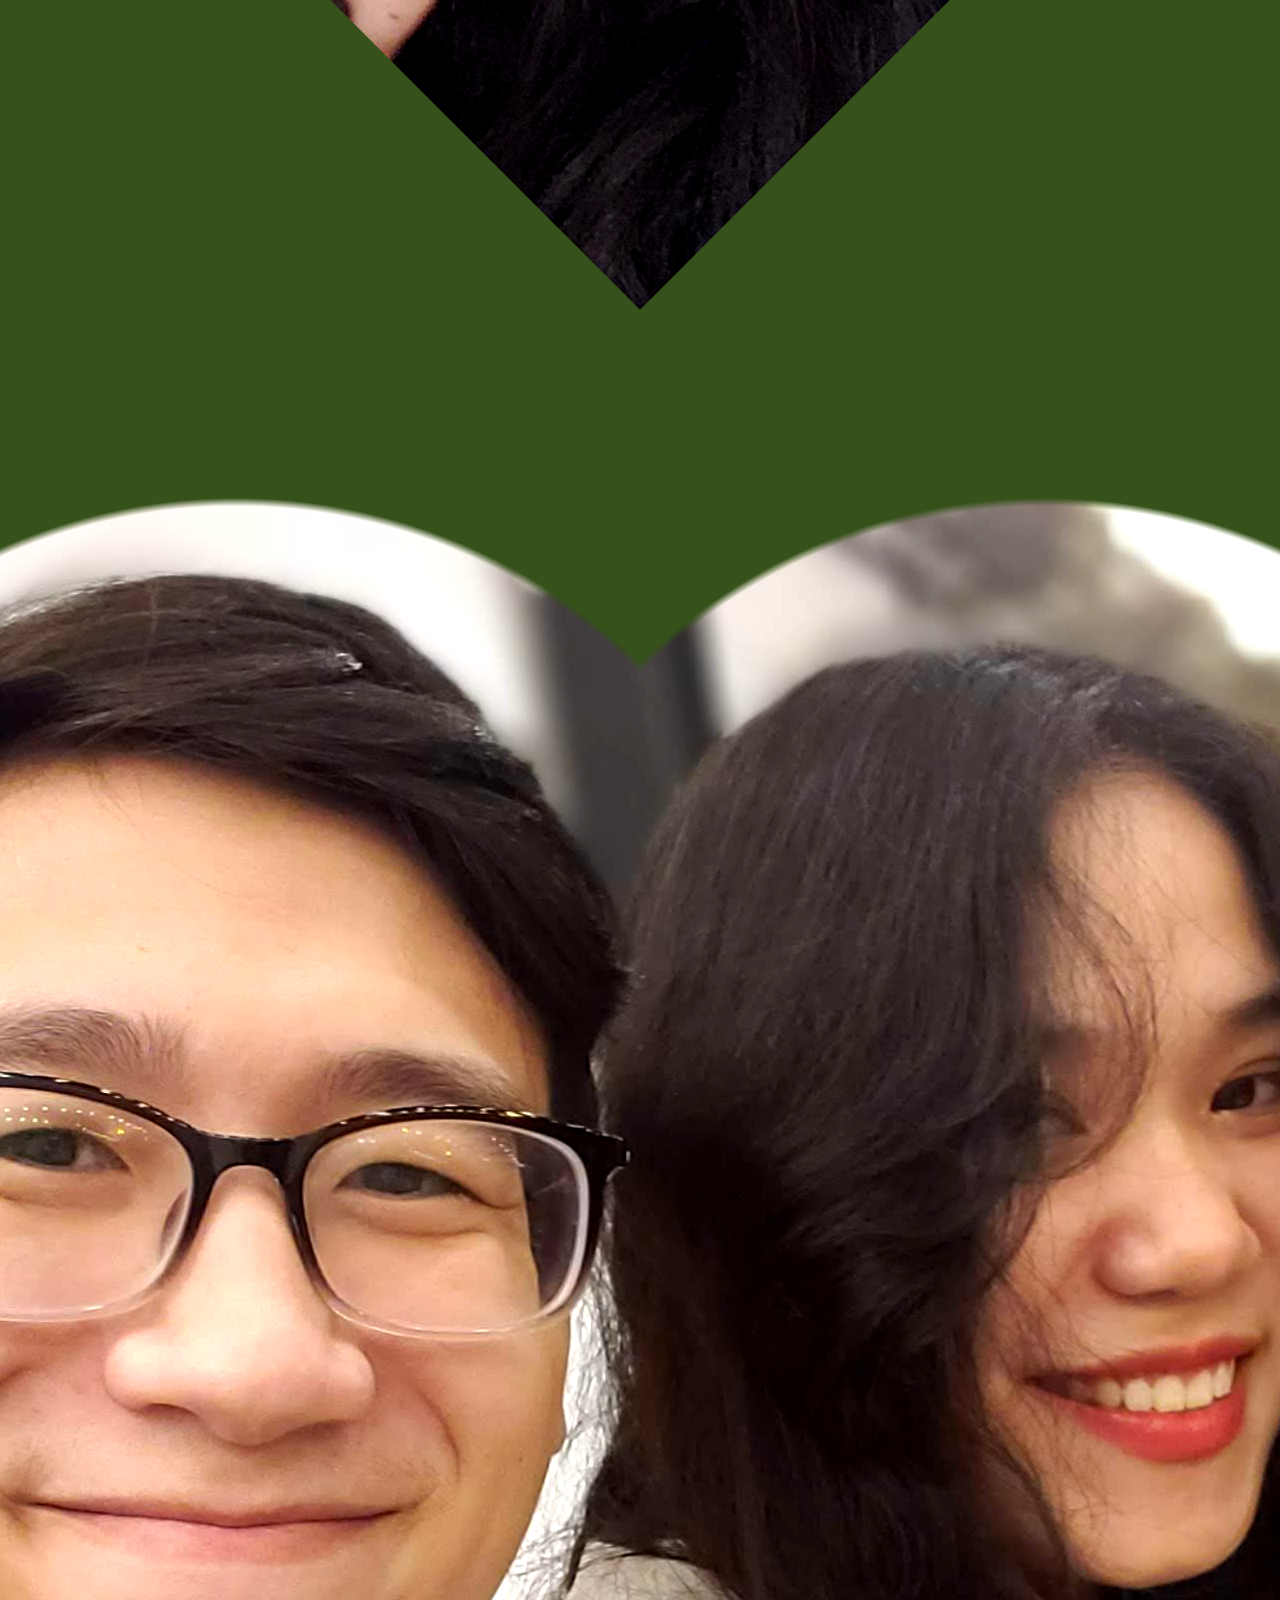
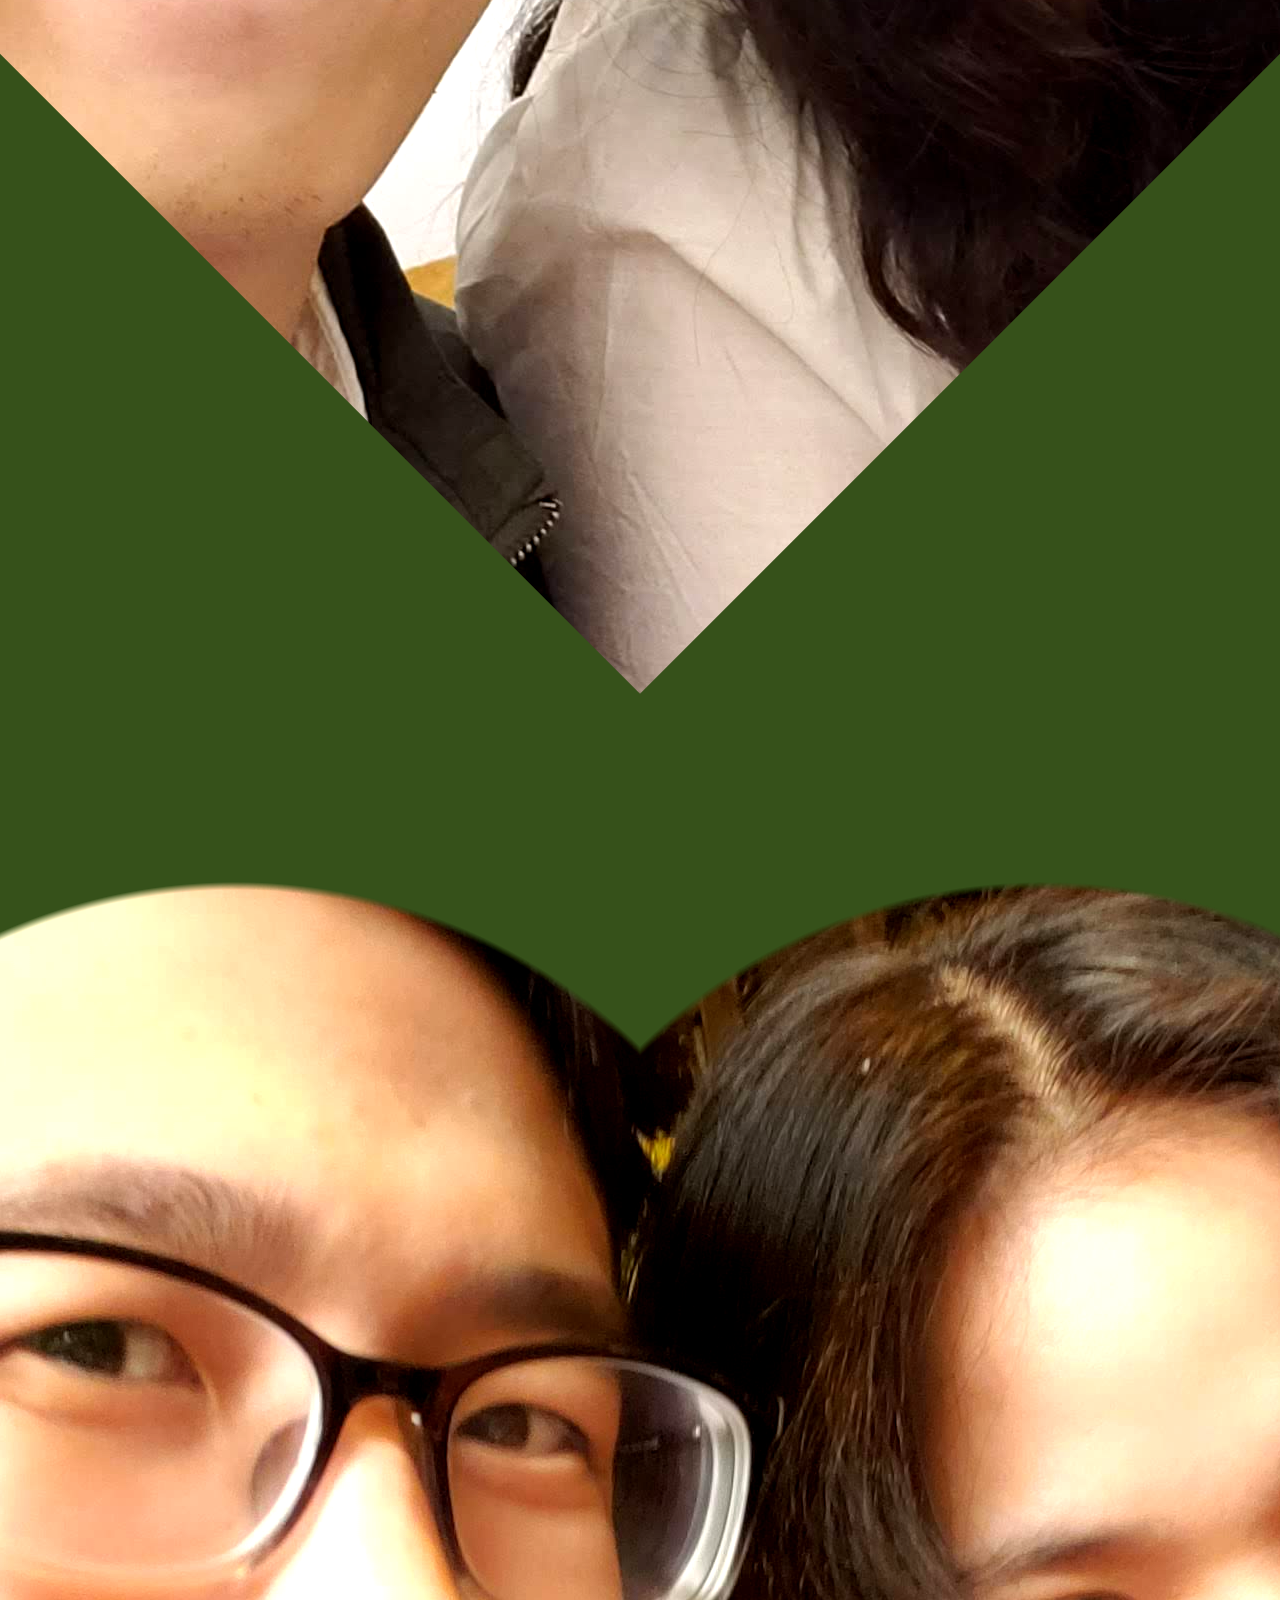
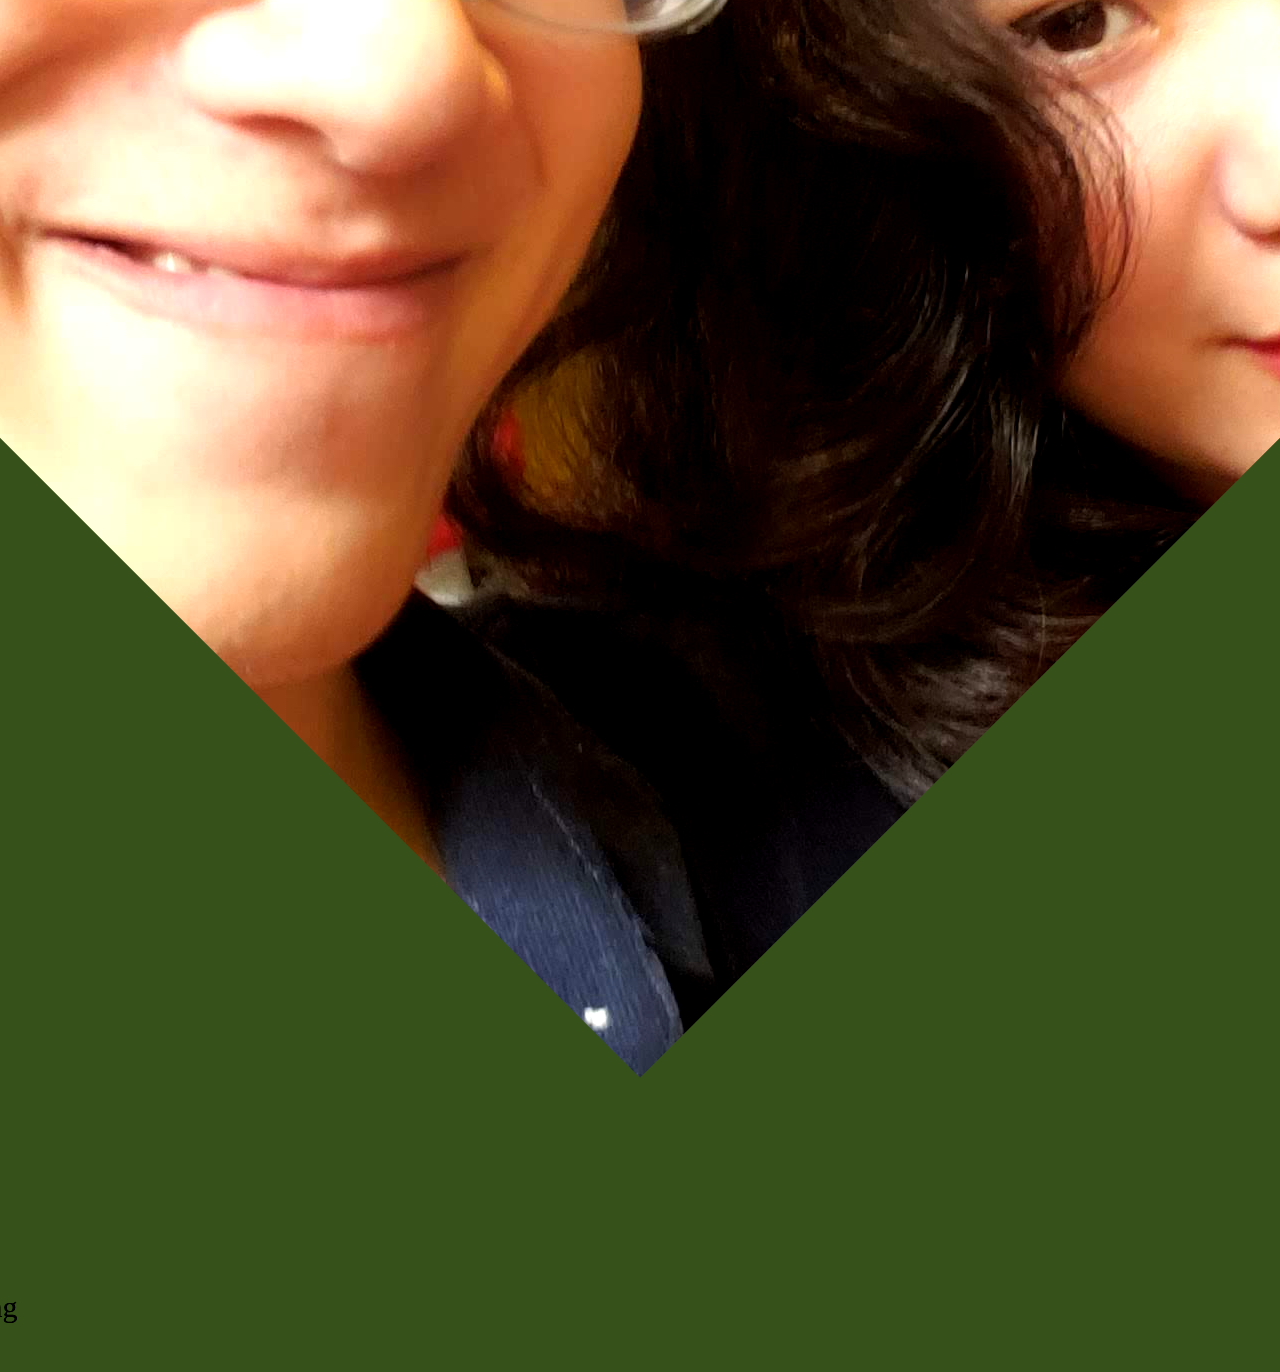
<file: index.html>
<!DOCTYPE html>
<html lang="en">
<head>
    <meta charset="UTF-8">
    <meta http-equiv="X-UA-Compatible" content="IE=edge">
    <meta name="viewport" content="width=device-width, initial-scale=1.0">
    <link rel="stylesheet" href="https://cdn.jsdelivr.net/npm/bootstrap@4.6.2/dist/css/bootstrap.min.css" integrity="sha384-xOolHFLEh07PJGoPkLv1IbcEPTNtaed2xpHsD9ESMhqIYd0nLMwNLD69Npy4HI+N" crossorigin="anonymous">
    <script src="https://cdn.jsdelivr.net/npm/jquery@3.5.1/dist/jquery.slim.min.js" integrity="sha384-DfXdz2htPH0lsSSs5nCTpuj/zy4C+OGpamoFVy38MVBnE+IbbVYUew+OrCXaRkfj" crossorigin="anonymous"></script>
    <script src="https://cdn.jsdelivr.net/npm/popper.js@1.16.1/dist/umd/popper.min.js" integrity="sha384-9/reFTGAW83EW2RDu2S0VKaIzap3H66lZH81PoYlFhbGU+6BZp6G7niu735Sk7lN" crossorigin="anonymous"></script>
    <script src="https://cdn.jsdelivr.net/npm/bootstrap@4.6.2/dist/js/bootstrap.min.js" integrity="sha384-+sLIOodYLS7CIrQpBjl+C7nPvqq+FbNUBDunl/OZv93DB7Ln/533i8e/mZXLi/P+" crossorigin="anonymous"></script>
    <link rel="stylesheet" href="./font/fontawesome-free-6.1.2-web/css/all.min.css">
    <link rel="stylesheet" href="./css/main.css">
    <title>Dành cho em nè <3</title>
</head>
<body>
    <div class="body-box ">
        <div class="w-100 bg-dark mb-4">
            <div class="container ">
                <div class="m-auto pt-3 pb-3">
                    <h1 class="text-uppercase text text-center text-light w-100">công ty TNHH chỉ yêu mình em</h1>
                    <h3 class="text-uppercase text text-center text-light w-auto">chúc quý khách có một ngày vui vẻ</h3>
                </div>
            </div>
        </div>
        <div class="w-100 body-box">
            <div class="container">
                <p class="text-center text-light text-sz">Nơi lưu giữ những niềm vui, nỗi buồn , thanh xuân của bạn và người iu bạn</p>
                <div class="row mb-3">
                    <div class="col-6 p-1">
                        <img class="w-100 pb-2" src="./img/1.jpg" alt="">
                        <img class="w-100" src="./img/2.jpg" alt="">
                    </div>
                    <div class="col-6 p-1">
                        <img class="w-100 pb-2" src="./img/3.jpg" alt="">
                        <img class="w-100 " src="./img/4.jpg" alt="">
                    </div>
                </div>
                <div class="pb-5">
                    <p class="text-center text-sz text-light pb-2">Bạn có muốn khám phá không</p>
                    <div class="d-flex justify-content-around">
                        <a href="https://memehay.com/meme/20211015/ban-qua-hu-ban-se-bi-dam-daddy-phat.jpg" class="btn bg-danger border border-danger">
                            <span class="text-uppercase p-4 text-light btn-text text-center">đừng làm điều dại dột !!!</span>
                        </a>
                        <a href="./step1.html" class="btn border border-dark bg-dark">
                            <span class="text-uppercase p-4 text-light btn-text text-center">Vào luôn chứ sợ gì ^^</span>
                        </a>
                    </div>
                </div>
            </div>
        </div>        
    </div>
</body>
</html>
</file>
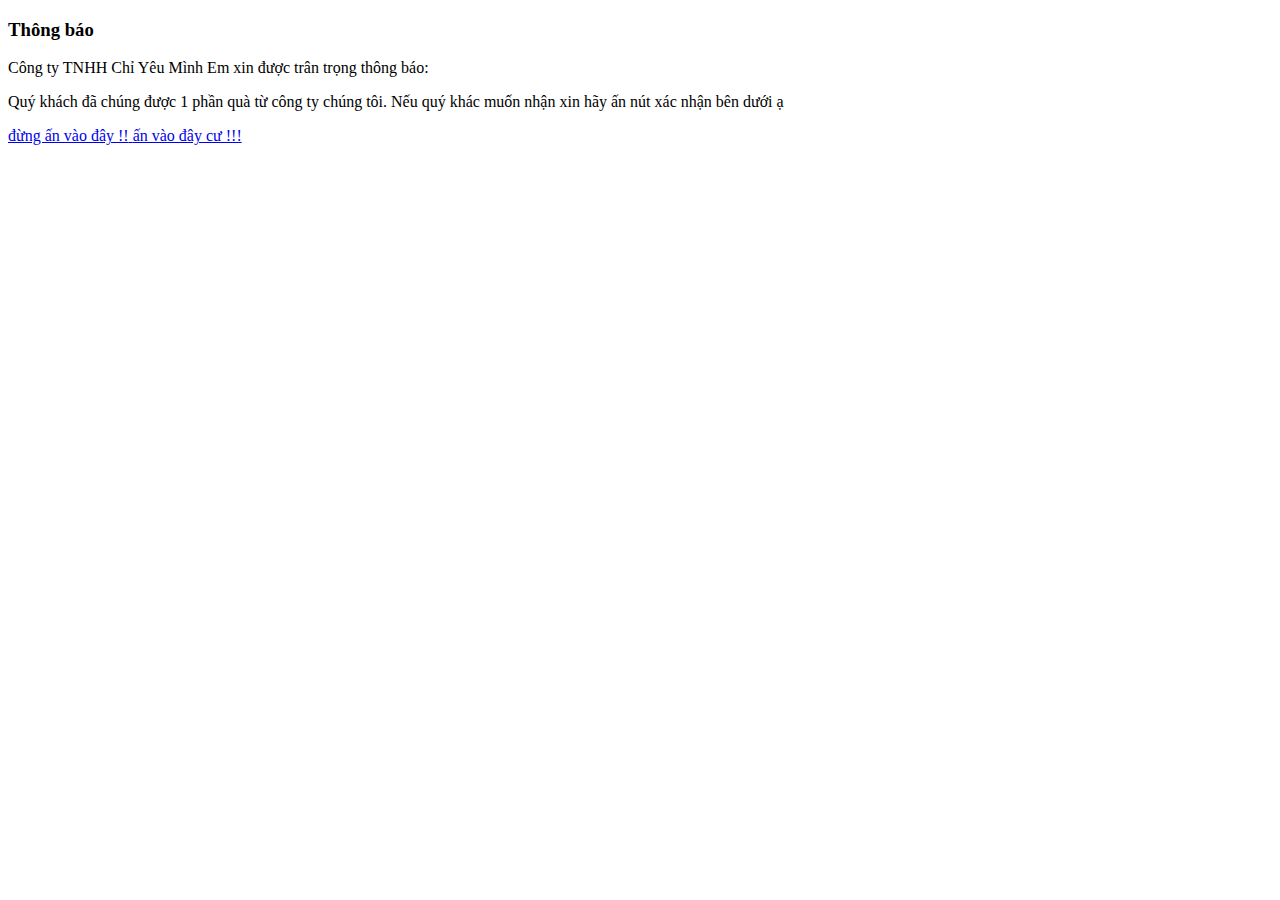
<file: step1.html>
<!DOCTYPE html>
<html lang="en">
<head>
    <meta charset="UTF-8">
    <meta http-equiv="X-UA-Compatible" content="IE=edge">
    <meta name="viewport" content="width=device-width, initial-scale=1.0">
    <link rel="stylesheet" href="https://cdn.jsdelivr.net/npm/bootstrap@4.6.2/dist/css/bootstrap.min.css" integrity="sha384-xOolHFLEh07PJGoPkLv1IbcEPTNtaed2xpHsD9ESMhqIYd0nLMwNLD69Npy4HI+N" crossorigin="anonymous">
    <script src="https://cdn.jsdelivr.net/npm/jquery@3.5.1/dist/jquery.slim.min.js" integrity="sha384-DfXdz2htPH0lsSSs5nCTpuj/zy4C+OGpamoFVy38MVBnE+IbbVYUew+OrCXaRkfj" crossorigin="anonymous"></script>
    <script src="https://cdn.jsdelivr.net/npm/popper.js@1.16.1/dist/umd/popper.min.js" integrity="sha384-9/reFTGAW83EW2RDu2S0VKaIzap3H66lZH81PoYlFhbGU+6BZp6G7niu735Sk7lN" crossorigin="anonymous"></script>
    <script src="https://cdn.jsdelivr.net/npm/bootstrap@4.6.2/dist/js/bootstrap.min.js" integrity="sha384-+sLIOodYLS7CIrQpBjl+C7nPvqq+FbNUBDunl/OZv93DB7Ln/533i8e/mZXLi/P+" crossorigin="anonymous"></script>
    <link rel="stylesheet" href="./font/fontawesome-free-6.1.2-web/css/all.min.css">
    <title>Dành cho em nè <3</title>
</head>
<body>
    <div class="container m-auto">
        <div class="d-block mx-auto mt-5 border" >
            <div class="header p-4">
                <h3 class="text-uppercase font-weight-bolder text-center ">Thông báo</h3>
                <p class="text-center font-weight-bold text-uppercase">Công ty TNHH Chỉ Yêu Mình Em xin được trân trọng thông báo:</p> <p class="text-center pb-2"> Quý khách đã chúng được 1 phần quà từ công ty chúng tôi. Nếu quý khác muốn nhận xin hãy ấn nút xác nhận bên dưới ạ </p>
                <div class="d-flex justify-content-around" >
                    <a href="https://memehay.com/meme/20211015/ban-qua-hu-ban-se-bi-dam-daddy-phat.jpg" class="btn border border-danger bg-danger">
                           <span class="text-uppercase text-light font-weight-bold">đừng ấn vào đây !!</span>
                    </a>
                    <a href="./step2.html" class="btn border border-right bg-light">
                        <span class="text-uppercase text-success font-weight-bold">ấn vào đây cư !!!</span>
                    </a>
                </div>
            </div>
        </div>
    </div>
</body>
</html>
</file>
<file: css/main.css>
h1,h2,h3,h4,h5,h6,h7{
    font-family: initial !important;
}
.body-box{
    background-color: #42592b;
}

.text-sz{
    font-size: 30px;
    font-family: cursive;
}

.slide-box{
    width: 500px;
    height: 500px;
}

/* Heart */
.more-pens {
    position: fixed;
    left: 20px;
    bottom: 20px;
    z-index: 10;
    font-family: "Montserrat";
    font-size: 12px;
  }
  
  a.white-mode, a.white-mode:link, a.white-mode:visited, a.white-mode:active {
    font-family: "Montserrat";
    font-size: 12px;
    text-decoration: none;        /* background: #212121; */
    padding: 4px 8px;
    color: #f7f7f7;
  }
  
  a.white-mode:hover, a.white-mode:link:hover, a.white-mode:visited:hover, a.white-mode:active:hover {
    background: #edf3f8;
    color: #212121;
  }
  
  .title {
    z-index: 9999 !important;
    position: absolute;
    left: 50%;
    top: 42%;
    transform: translateX(-50%) translateY(-50%);
    font-family: "Montserrat";
    text-align: center;
    width: 100%;
  }
  
  .title h1 {
    z-index: 99;
    position: relative;
    color: #fff;
    font-weight: 100;
    font-size: 70px;
    padding: 0;
    margin: 0;
    line-height: 1;
    text-shadow: 0 0 10px #ff006c, 0 0 20px #ff006c, 0 0 30px #ff006c, 0 0 40px #ff417d, 0 0 70px #ff417d, 0 0 80px #ff417d, 0 0 100px #ff417d, 0 0 150px #ff417d;
  }
  
  .title h1 span {
    z-index: 99;
    font-weight: 600;
    padding: 0;
    margin: 0;
    color: #ffffff;
  }
  
  .title h3 {
    z-index: 99;
    font-weight: 200;
    font-size: 26px;
    padding: 0;
    margin: 0;
    line-height: 1;
    color: #ffffff;
    letter-spacing: 2px;
  }
  
  /* 爱心css */
  canvas {
    position: absolute;
    width: 100%;
    height: 100%;
  }
  
  .img {
    position: absolute;
    left: 50%;
    top: 43%;
    transform: translate(-50%, -50%);
    width: 420px;
    height: 420px;
  }
  
  #pinkboard {
    position: relative;
    top: 0%;
    left: 0%;
    height: 429px;
  }
  
  .STARDUST1 {
    position: relative !important;
    top: -60px;
  }
  
  .STARDUST2 {
    position: relative !important;
    top: -40px;
  }
  
  .STARDUST3 {
    position: relative !important;
    top: -20px;
  }
  
  /* 星空css */
  html, body {
    padding: 0px;
    margin: 0px;
    width: 100%;
    height: 100%;
    position: fixed;
  }
  
  body {
    display: flex;
    justify-content: center;
    align-items: center;
    -webkit-filter: contrast(120%);
    filter: contrast(120%);
    background-image: radial-gradient(1600px at 70% 120%, rgba(33, 39, 80, 1) 10%, #020409 100%) !important;        /* background-color: black; */
  }
  
  .container2 {
  
    /* z-index: 8; */
    position: absolute;
    width: 100%;
    height: 100%;
    background-image: radial-gradient(1600px at 70% 120%, rgba(33, 39, 80, 1) 10%, #020409 100%) !important;
  }
  
  .content {
    width: inherit;
    height: inherit;
    width: 100%;
    height: 100%;
    background-image: radial-gradient(1600px at 70% 120%, rgba(33, 39, 80, 1) 10%, #020409 100%) !important;
  }
  
  #universe {
    width: 100%;
    height: 100%;
  }
  
  #footerContent {
    font-family: sans-serif;
    font-size: 110%;
    color: rgba(200, 220, 255, 0.3);
    width: 100%;
    position: fixed;
    bottom: 0px;
    padding: 20px;
    text-align: center;
    z-index: 20;
  }
  
  /* #footer {
    position: absolute;
    bottom: 0px;
    height: 300px;
    width: 100%;
  } */
  #scene {
    height: 100%;
    position: absolute;
    left: 50%;
    margin-left: -800px;
  }
  
  a {
    text-decoration: none;
    color: rgba(200, 220, 255, 1);
    opacity: 0.4;
    transition: opacity 0.4s ease;
  }
  
  a:hover {
    opacity: 1;
  }
  
  /* heart image: https://stackoverflow.com/a/51216413 */
  img {
  
    /* width: 200px; */
    aspect-ratio: 1;
    object-fit: cover;
    --_m: radial-gradient(#000 69%, #0000 70%) 84.5% fill/100%;
    -webkit-mask-box-image: var(--_m);
    mask-border: var(--_m);
    clip-path: polygon(-41% 0, 50% 91%, 141% 0);
  }

  .img-bg{
    background-image: url(./img/);
  }
</file>
